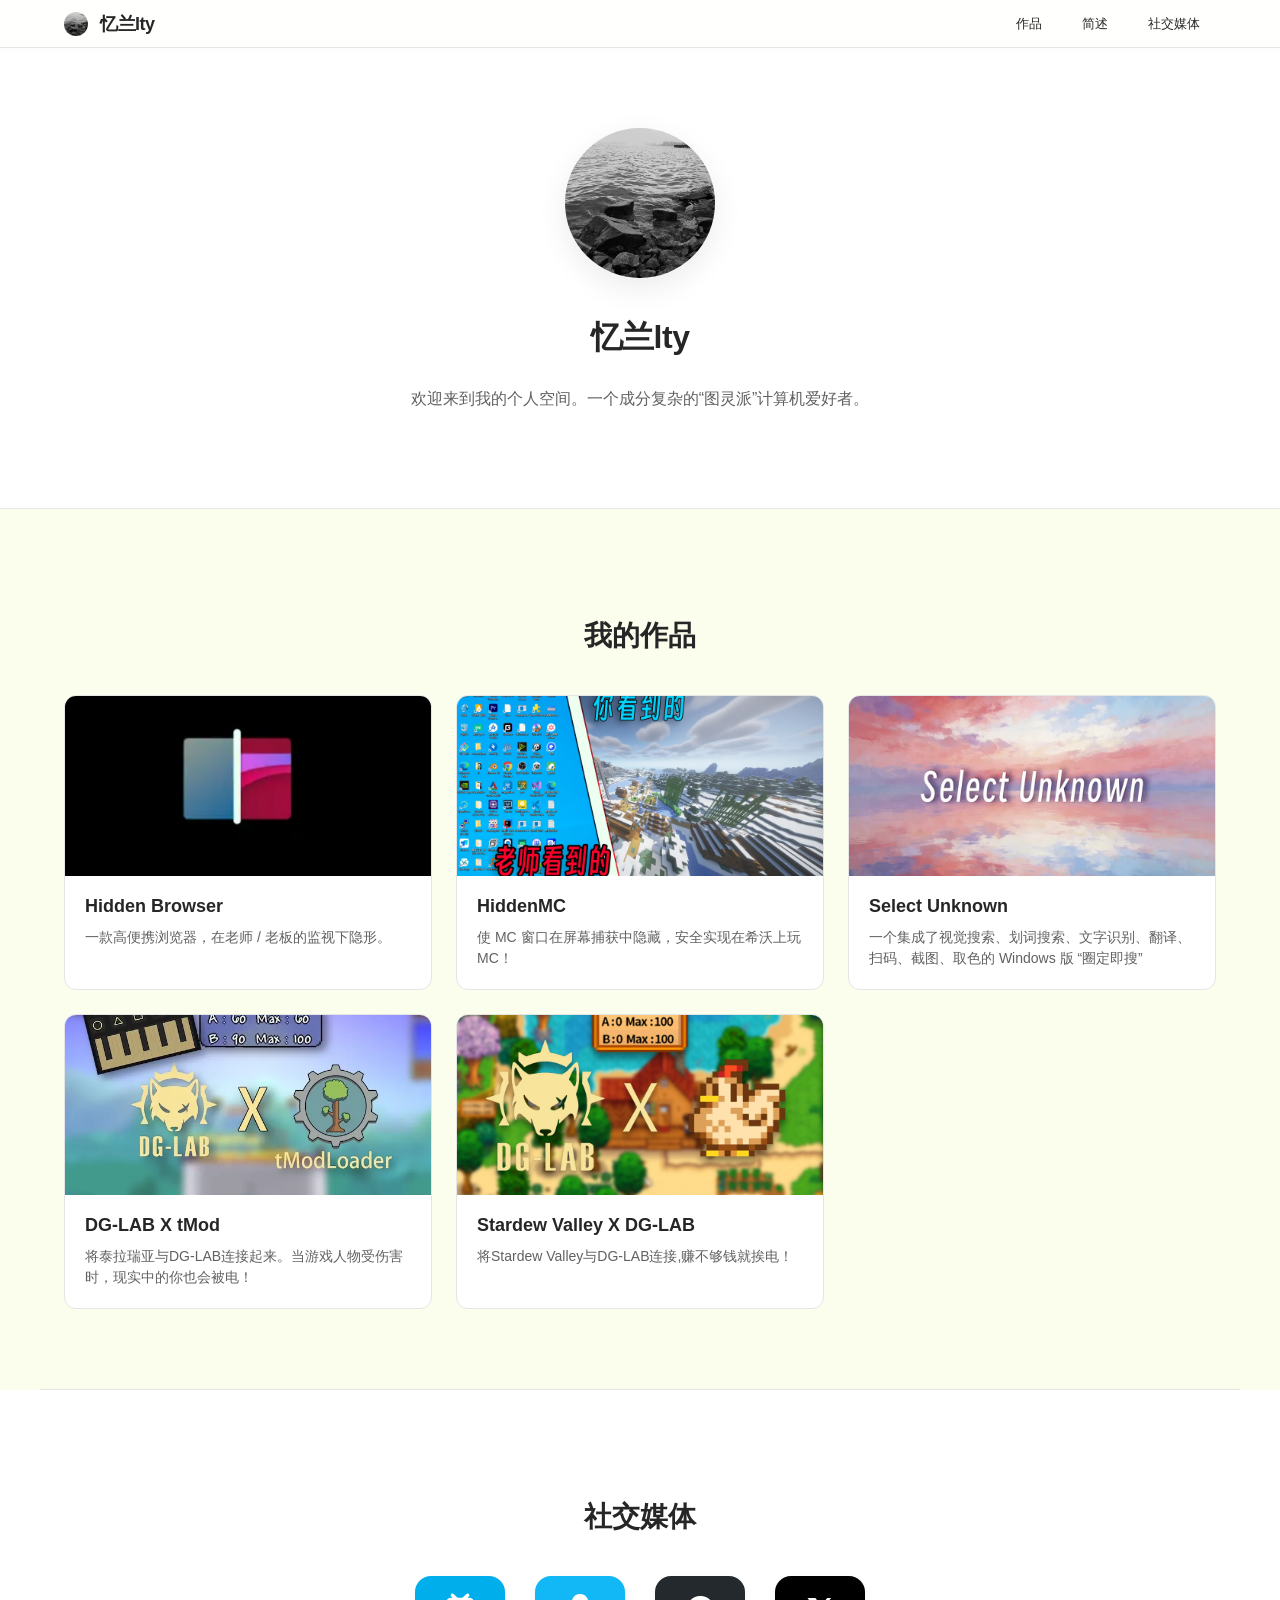
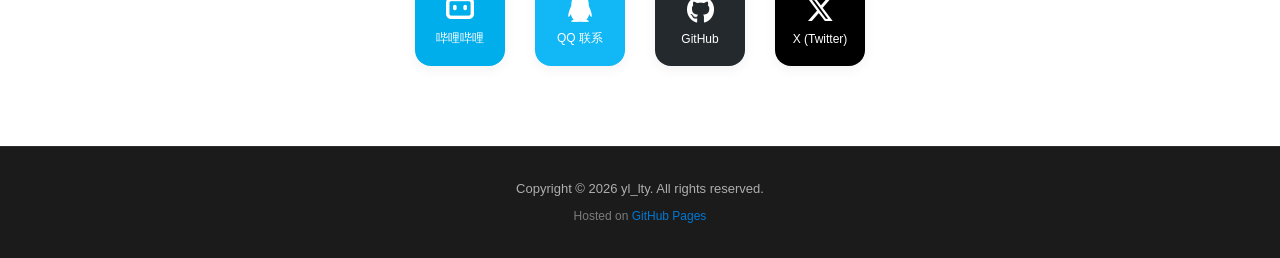
<file: index.html>
<!DOCTYPE html>
<html lang="zh-CN">

<head>
    <meta charset="UTF-8">
    <meta name="viewport" content="width=device-width, initial-scale=1.0">
    <title>忆兰lty 的个人站</title>
    <link rel="stylesheet" href="https://cdnjs.cloudflare.com/ajax/libs/font-awesome/6.4.0/css/all.min.css">
    <style>
        /* ========================================================
           1. 基础布局与大厂规范
           ======================================================== */
        html, body {
            margin: 0;
            padding: 0;
            height: 100%; 
            font-family: "Segoe UI", SegoeUI, "Microsoft YaHei", Arial, sans-serif;
            background-color: #fbfeed; /* 轻微偏象牙白/暖色，符合个人站温馨大气的氛围 */
            color: #262626;
            scroll-behavior: smooth; /* ✨ 核心：让点击顶栏按钮时的滚动变成平滑滚动 */
        }

        body {
            padding-top: 48px; /* 为顶部的固定导航栏预留空间 */
            box-sizing: border-box;
            display: flex;
            flex-direction: column;
        }

        .main-wrapper {
            flex: 1 0 auto; 
            display: flex;
            flex-direction: column;
            align-items: center;
        }

        .footer-wrapper {
            flex-shrink: 0; 
        }

        /* 公共区域块样式 */
        .section {
            width: 100%;
            max-width: 1200px; /* 限制最大宽度，大屏下居中显示 */
            padding: 80px 24px; /* 留出充足的上下间距，尽显大气 */
            box-sizing: border-box;
            border-bottom: 1px solid #e5e5e5;
        }

        .section-title {
            font-size: 28px;
            font-weight: 600;
            margin-bottom: 40px;
            text-align: center;
            position: relative;
        }

        /* ========================================================
           2. 简述区域 (About) - 大头像与欢迎语
           ======================================================== */
        #about {
            display: flex;
            flex-direction: column;
            align-items: center;
            text-align: center;
            background-color: #ffffff; /* 错落排版：白色与浅色交替 */
            max-width: 100%;
        }

        .profile-container {
            margin-bottom: 24px;
        }

        .profile-avatar {
            width: 150px;       /* 大号头像尺寸 */
            height: 150px;
            object-fit: cover;
            border-radius: 50%; /* ✨ 圆角效果，而非纯圆 */
            box-shadow: 0 10px 30px rgba(0, 0, 0, 0.08); /* 微微的现代高级阴影 */
            transition: transform 0.3s ease;
        }

        .profile-avatar:hover {
            transform: scale(1.05); /* 鼠标悬停微放大动画 */
        }

        .profile-name {
            font-size: 32px;
            font-weight: 700;
            margin: 10px 0;
            letter-spacing: -0.5px;
        }

        .profile-bio {
            font-size: 16px;
            color: #616161;
            max-width: 600px;
            line-height: 1.6;
        }

        /* ========================================================
           3. 作品区域 (Works) - 卡片式响应式布局
           ======================================================== */
        .works-grid {
            display: grid;
            /* 自动适应屏幕宽度排列卡片：最小280px，最大撑满 */
            grid-template-columns: repeat(auto-fill, minmax(280px, 1fr)); 
            gap: 24px;
            width: 100%;
        }

        /* 作品卡片样式：易于直接复制添加 */
        .work-card {
            background: #ffffff;
            border: 1px solid #e5e5e5;
            border-radius: 12px;
            overflow: hidden;
            transition: all 0.3s cubic-bezier(0.16, 1, 0.3, 1);
            text-decoration: none;
            color: inherit;
            display: flex;
            flex-direction: column;
        }

        /* 鼠标悬停卡片浮起与微光阴影 */
        .work-card:hover {
            transform: translateY(-4px);
            box-shadow: 0 12px 24px rgba(0,0,0,0.06);
            border-color: #d2d2d2;
        }

        .work-img {
            width: 100%;
            height: 180px;
            object-fit: cover;
            background-color: #f3f3f3;
        }

        .work-info {
            padding: 20px;
            display: flex;
            flex-direction: column;
            flex-grow: 1;
        }

        .work-title {
            font-size: 18px;
            font-weight: 600;
            margin: 0 0 10px 0;
        }

        .work-desc {
            font-size: 14px;
            color: #616161;
            line-height: 1.5;
            margin: 0;
            flex-grow: 1;
        }

        /* ========================================================
           4. 社交媒体区域 (Social)
           ======================================================== */
        #social {
            background-color: #ffffff;
            max-width: 100%;
        }
        
        .social-container {
            display: flex;
            justify-content: center;
            gap: 30px;
            flex-wrap: wrap;
        }

        /* 社交媒体方块按钮 */
        .social-btn {
            display: flex;
            flex-direction: column;
            align-items: center;
            justify-content: center;
            width: 90px;
            height: 90px;
            border-radius: 16px; /* ✨ 圆角图标容器 */
            text-decoration: none;
            color: #ffffff;
            font-size: 28px;
            transition: all 0.2s ease;
            box-shadow: 0 4px 12px rgba(0,0,0,0.05);
        }

        .social-btn span {
            font-size: 12px;
            margin-top: 8px;
            font-weight: 500;
        }

        .social-btn:hover {
            transform: translateY(-3px);
            box-shadow: 0 8px 20px rgba(0,0,0,0.15);
        }

        /* 各大社交平台专属VI颜色 */
        .btn-bilibili { background-color: #00aeec; }
        .btn-qq { background-color: #12b7f5; }
        .btn-github { background-color: #24292e; }
        .btn-x { background-color: #000000; }

    </style>
</head>

<body>
    <div id="header-placeholder"></div>

    <div class="main-wrapper">
        
        <section id="about" class="section">
            <div class="profile-container">
                <img src="/yllty.webp" alt="忆兰lty头像" class="profile-avatar">
            </div>
            <h2 class="profile-name">忆兰lty</h2>
            <p class="profile-bio">
                欢迎来到我的个人空间。一个成分复杂的“图灵派”计算机爱好者。
            </p>
        </section>

        <section id="works" class="section">
            <h3 class="section-title">我的作品</h3>
            
            <div class="works-grid">
                
                <a href="https://hiddenbrowser.yllty.de/" target="_blank" class="work-card">
                    <img src="/res/hb.webp" alt="作品封面" class="work-img">
                    <div class="work-info">
                        <h4 class="work-title">Hidden Browser</h4>
                        <p class="work-desc">一款高便携浏览器，在老师 / 老板的监视下隐形。</p>
                    </div>
                </a>

                <a href="https://goto.yllty.de/hdmc" target="_blank" class="work-card">
                    <img src="/res/hiddenmc.webp" alt="作品封面" class="work-img">
                    <div class="work-info">
                        <h4 class="work-title">HiddenMC</h4>
                        <p class="work-desc">使 MC 窗口在屏幕捕获中隐藏，安全实现在希沃上玩 MC！</p>
                    </div>
                </a>

                <a href="https://goto.yllty.de/su-from-me" target="_blank" class="work-card">
                    <img src="/res/su.webp" alt="作品封面" class="work-img">
                    <div class="work-info">
                        <h4 class="work-title">Select Unknown</h4>
                        <p class="work-desc">一个集成了视觉搜索、划词搜索、文字识别、翻译、扫码、截图、取色的 Windows 版 “圈定即搜”</p>
                    </div>
                </a>

                <a href="https://steamcommunity.com/sharedfiles/filedetails/?id=3542577337" target="_blank" class="work-card">
                    <img src="/res/dglabtmod.webp" alt="作品封面" class="work-img">
                    <div class="work-info">
                        <h4 class="work-title">DG-LAB X tMod</h4>
                        <p class="work-desc">将泰拉瑞亚与DG-LAB连接起来。当游戏人物受伤害时，现实中的你也会被电！</p>
                    </div>
                </a>

                <a href="https://www.nexusmods.com/stardewvalley/mods/38092" target="_blank" class="work-card">
                    <img src="/res/Stardew-Valley-X-DG-LAB.webp" alt="作品封面" class="work-img">
                    <div class="work-info">
                        <h4 class="work-title">Stardew Valley X DG-LAB</h4>
                        <p class="work-desc">将Stardew Valley与DG-LAB连接,赚不够钱就挨电！</p>
                    </div>
                </a>

            </div>
        </section>

        <section id="social" class="section" style="border-bottom: none;">
            <h3 class="section-title">社交媒体</h3>
            
            <div class="social-container">
                <a href="https://goto.yllty.de/ylbl" target="_blank" class="social-btn btn-bilibili">
                    <i class="fa-brands fa-bilibili"></i>
                    <span>哔哩哔哩</span>
                </a>
                <a href="mqqapi://card/show_pslcard?src_type=internal&version=1&uin=1394117353&card_type=person&source=qrcode" target="_blank" class="social-btn btn-qq">
                    <i class="fa-brands fa-qq"></i>
                    <span>QQ 联系</span>
                </a>
                <a href="https://github.com/ylLty" target="_blank" class="social-btn btn-github">
                    <i class="fa-brands fa-github"></i>
                    <span>GitHub</span>
                </a>
                <a href="https://goto.yllty.de/ylx" target="_blank" class="social-btn btn-x">
                    <i class="fa-brands fa-x-twitter"></i>
                    <span>X (Twitter)</span>
                </a>
            </div>
        </section>

    </div>

    <div id="footer-placeholder" class="footer-wrapper"></div>

    <script>
        document.addEventListener("DOMContentLoaded", () => {
            function loadComponent(elementId, fileUrl) {
                fetch(fileUrl)
                    .then(response => response.text())
                    .then(data => {
                        const element = document.getElementById(elementId);
                        if (element) {
                            element.innerHTML = data;
                        } else {
                            console.error(`未找到 ID 为 ${elementId} 的占位标签`);
                        }
                    })
                    .catch(error => console.error('加载组件失败:', error));
            }

            loadComponent('header-placeholder', 'header.txt');
            loadComponent('footer-placeholder', 'footer.txt');
        });
    </script>
</body>

</html>
</file>
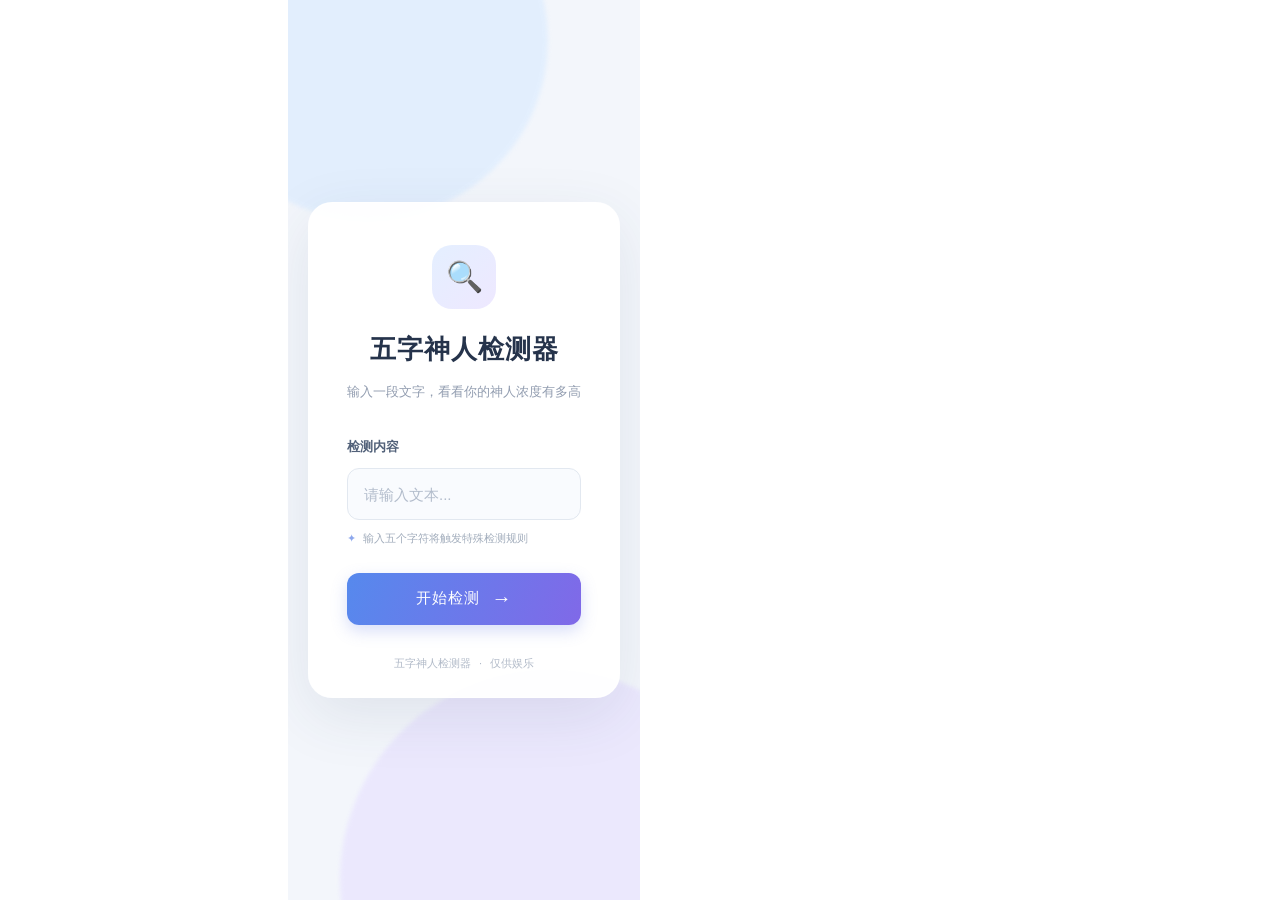
<file: five-id/index.html>
<!DOCTYPE html>
<html lang="">
  <head>
    <meta charset="UTF-8">
    <link rel="icon" href="/five-id/favicon.ico">
    <meta name="viewport" content="width=device-width, initial-scale=1.0">
    <title>Vite App</title>
    <script type="module" crossorigin src="/five-id/assets/index-CWXjvxw7.js"></script>
    <link rel="stylesheet" crossorigin href="/five-id/assets/index-SP1HqYTo.css">
  </head>
  <body>
    <div id="app"></div>
  </body>
</html>
</file>
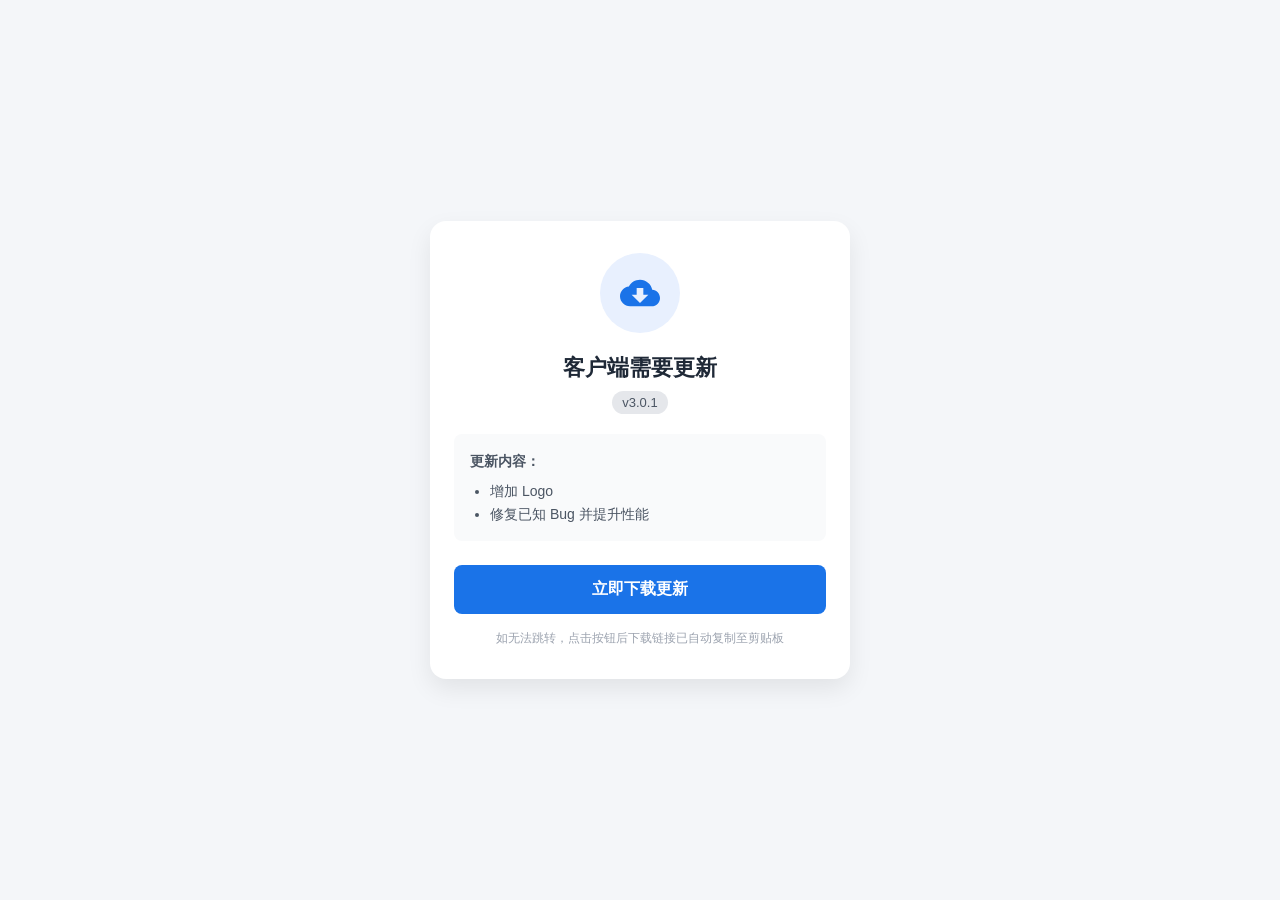
<file: school-map/update.html>
<!DOCTYPE html>
<html lang="zh-CN">
<head>
    <meta charset="UTF-8">
    <meta name="viewport" content="width=device-width, initial-scale=1.0">
    <title>应用版本更新</title>
    <style>
        * {
            box-sizing: border-box;
            margin: 0;
            padding: 0;
        }

        body {
            font-family: -apple-system, BlinkMacSystemFont, "Segoe UI", Roboto, "Helvetica Neue", Arial, sans-serif;
            background-color: #f4f6f9;
            color: #333;
            display: flex;
            justify-content: center;
            align-items: center;
            min-height: 100vh;
            padding: 20px;
        }

        .card {
            background-color: #ffffff;
            border-radius: 16px;
            box-shadow: 0 10px 25px rgba(0, 0, 0, 0.08);
            width: 100%;
            max-width: 420px;
            padding: 32px 24px;
            text-align: center;
        }

        .icon-container {
            width: 80px;
            height: 80px;
            background: #e8f0fe;
            color: #1a73e8;
            border-radius: 50%;
            display: flex;
            align-items: center;
            justify-content: center;
            margin: 0 auto 20px auto;
        }

        .icon-container svg {
            width: 40px;
            height: 40px;
            fill: currentColor;
        }

        h1 {
            font-size: 22px;
            font-weight: 600;
            margin-bottom: 8px;
            color: #1f2937;
        }

        .version-badge {
            display: inline-block;
            background-color: #e5e7eb;
            color: #4b5563;
            font-size: 13px;
            font-weight: 500;
            padding: 4px 10px;
            border-radius: 12px;
            margin-bottom: 20px;
        }

        .content-box {
            text-align: left;
            background-color: #f9fafb;
            border-radius: 8px;
            padding: 16px;
            margin-bottom: 24px;
            font-size: 14px;
            line-height: 1.6;
            color: #4b5563;
        }

        .content-box ul {
            padding-left: 20px;
            margin-top: 8px;
        }

        .btn {
            display: block;
            width: 100%;
            background-color: #1a73e8;
            color: #ffffff;
            font-size: 16px;
            font-weight: 600;
            padding: 14px 0;
            border: none;
            border-radius: 8px;
            cursor: pointer;
            transition: background-color 0.2s ease, transform 0.1s ease;
        }

        .btn:hover {
            background-color: #1557b0;
        }

        .btn:active {
            transform: scale(0.98);
        }

        .tip {
            font-size: 12px;
            color: #9ca3af;
            margin-top: 16px;
        }
    </style>
</head>
<body>

<div class="card">
    <div class="icon-container">
        <svg viewBox="0 0 24 24">
            <path d="M19.35 10.04C18.67 6.59 15.64 4 12 4 9.11 4 6.6 5.64 5.35 8.04 2.34 8.36 0 10.91 0 14c0 3.31 2.69 6 6 6h13c2.76 0 5-2.24 5-5 0-2.64-2.05-4.78-4.65-4.96zM17 13l-5 5-5-5h3V9h4v4h3z"/>
        </svg>
    </div>

    <h1>客户端需要更新</h1>
    <div class="version-badge">v3.0.1</div>

    <div class="content-box">
        <p><strong>更新内容：</strong></p>
        <ul>
            <li>增加 Logo</li>
            <li>修复已知 Bug 并提升性能</li>
        </ul>
    </div>

    <button class="btn" onclick="handleDownload()">立即下载更新</button>

    <p class="tip">如无法跳转，点击按钮后下载链接已自动复制至剪贴板</p>
</div>

<script>
    
    const downloadUrl = "https://pan.quark.cn/s/ccfa0ffb0c1b";

    // 复制文本辅助函数
    function copyText(text) {
        if (navigator.clipboard && window.isSecureContext) {
            navigator.clipboard.writeText(text).catch(() => {
                fallbackCopyText(text);
            });
        } else {
            fallbackCopyText(text);
        }
    }

    // 降级处理复制方法
    function fallbackCopyText(text) {
        const textArea = document.createElement("textarea");
        textArea.value = text;
        textArea.style.position = "fixed";
        textArea.style.opacity = "0";
        document.body.appendChild(textArea);
        textArea.focus();
        textArea.select();
        try {
            document.execCommand('copy');
        } catch (err) {
            console.error('复制失败:', err);
        }
        document.body.removeChild(textArea);
    }

    // 唤起默认浏览器/应用的 Intent 函数
    function openInDefault(url) {
        copyText(url); // 先复制
        const u = new URL(url);

        const intentUrl =
            "intent://" +
            u.host + u.pathname + u.search + u.hash +
            "#Intent;" +
            "scheme=" + u.protocol.replace(":", "") + ";" +
            "action=android.intent.action.VIEW;" +
            "end";

        window.location.href = intentUrl;
    }

    // 按钮点击响应函数
    function handleDownload() {
        openInDefault(downloadUrl);
    }
</script>

</body>
</html>
</file>
<file: five-id/assets/index-SP1HqYTo.css>
:root{--vt-c-white:#fff;--vt-c-white-soft:#f8f8f8;--vt-c-white-mute:#f2f2f2;--vt-c-black:#181818;--vt-c-black-soft:#222;--vt-c-black-mute:#282828;--vt-c-indigo:#2c3e50;--vt-c-divider-light-1:#3c3c3c4a;--vt-c-divider-light-2:#3c3c3c1f;--vt-c-divider-dark-1:#545454a6;--vt-c-divider-dark-2:#5454547a;--vt-c-text-light-1:var(--vt-c-indigo);--vt-c-text-light-2:#3c3c3ca8;--vt-c-text-dark-1:var(--vt-c-white);--vt-c-text-dark-2:#ebebeba3;--color-background:var(--vt-c-white);--color-background-soft:var(--vt-c-white-soft);--color-background-mute:var(--vt-c-white-mute);--color-border:var(--vt-c-divider-light-2);--color-border-hover:var(--vt-c-divider-light-1);--color-heading:var(--vt-c-text-light-1);--color-text:var(--vt-c-text-light-1);--section-gap:160px}@media (prefers-color-scheme:dark){:root{--color-background:var(--vt-c-black);--color-background-soft:var(--vt-c-black-soft);--color-background-mute:var(--vt-c-black-mute);--color-border:var(--vt-c-divider-dark-2);--color-border-hover:var(--vt-c-divider-dark-1);--color-heading:var(--vt-c-text-dark-1);--color-text:var(--vt-c-text-dark-2)}}*,:before,:after{box-sizing:border-box;margin:0;font-weight:400}body{min-height:100vh;color:var(--color-text);background:var(--color-background);text-rendering:optimizelegibility;-webkit-font-smoothing:antialiased;-moz-osx-font-smoothing:grayscale;font-family:Inter,-apple-system,BlinkMacSystemFont,Segoe UI,Roboto,Oxygen,Ubuntu,Cantarell,Fira Sans,Droid Sans,Helvetica Neue,sans-serif;font-size:15px;line-height:1.6;transition:color .5s,background-color .5s}#app{max-width:1280px;margin:0 auto;padding:2rem;font-weight:400}a,.green{color:#00bd7e;padding:3px;text-decoration:none;transition:all .4s}@media (hover:hover){a:hover{background-color:#00bd7e33}}@media (width>=1024px){body{place-items:center;display:flex}#app{grid-template-columns:1fr 1fr;padding:0 2rem;display:grid}}[data-v-65093f14]{box-sizing:border-box}.page[data-v-65093f14]{color:#263247;background:#f3f6fb;justify-content:center;align-items:center;width:100%;min-height:100vh;padding:30px 20px;font-family:-apple-system,BlinkMacSystemFont,Segoe UI,Microsoft YaHei,sans-serif;display:flex;position:relative;overflow:hidden}.background-decoration[data-v-65093f14]{filter:blur(2px);pointer-events:none;border-radius:50%;position:absolute}.decoration-1[data-v-65093f14]{opacity:.7;background:#dcecff;width:360px;height:360px;top:-140px;left:-100px}.decoration-2[data-v-65093f14]{opacity:.65;background:#e7e1ff;width:420px;height:420px;bottom:-190px;right:-120px}.main-card[data-v-65093f14]{z-index:1;background:#fffffff0;border:1px solid #ffffffe6;border-radius:24px;width:100%;max-width:460px;padding:42px 38px 25px;position:relative;box-shadow:0 18px 60px #3141641a}.icon-wrapper[data-v-65093f14]{background:linear-gradient(135deg,#e4efff,#eee8ff);border-radius:20px;justify-content:center;align-items:center;width:64px;height:64px;margin:0 auto 20px;display:flex}.main-icon[data-v-65093f14]{font-size:30px}.title-area[data-v-65093f14]{text-align:center;margin-bottom:34px}.title-area h1[data-v-65093f14]{letter-spacing:1px;color:#25334b;margin:0;font-size:26px;font-weight:750}.title-area p[data-v-65093f14]{color:#929db0;margin:12px 0 0;font-size:13px}.input-area label[data-v-65093f14]{color:#53627a;margin-bottom:10px;font-size:13px;font-weight:650;display:block}.input-area input[data-v-65093f14]{color:#334155;background:#f9fbfe;border:1.5px solid #e2e8f0;border-radius:12px;outline:none;width:100%;height:52px;padding:0 16px;font-size:15px;transition:all .2s}.input-area input[data-v-65093f14]:focus{background:#fff;border-color:#779cf3;box-shadow:0 0 0 4px #779cf31f}.input-area input[data-v-65093f14]::placeholder{color:#b3bdcc}.input-tip[data-v-65093f14]{color:#a2adbc;margin-top:10px;font-size:11px}.input-tip span[data-v-65093f14]{color:#8da8ed;margin-right:4px}.detect-button[data-v-65093f14]{color:#fff;letter-spacing:1px;cursor:pointer;background:linear-gradient(110deg,#5689ed,#8069e8);border:none;border-radius:12px;justify-content:center;align-items:center;gap:12px;width:100%;height:52px;margin-top:25px;font-size:15px;font-weight:650;transition:all .2s;display:flex;box-shadow:0 6px 16px #647be740}.detect-button[data-v-65093f14]:hover{transform:translateY(-2px);box-shadow:0 9px 22px #647be759}.detect-button[data-v-65093f14]:active{transform:translateY(0)}.button-arrow[data-v-65093f14]{font-size:20px;font-weight:400}.result-panel[data-v-65093f14]{background:#f8faff;border:1px solid #edf1f8;border-radius:16px;margin-top:28px;padding:22px}.result-header[data-v-65093f14]{color:#75839a;justify-content:space-between;align-items:center;font-size:13px;font-weight:600;display:flex}.result-status[data-v-65093f14]{color:#27a66d;background:#e5f8ee;border-radius:20px;padding:4px 10px;font-size:11px}.score-area[data-v-65093f14]{justify-content:center;align-items:baseline;margin:12px 0 15px;display:flex}.score[data-v-65093f14]{letter-spacing:-3px;font-size:68px;font-weight:800;line-height:1.2;transition:color .35s}.percent[data-v-65093f14]{color:#9ba7b8;margin-left:5px;font-size:24px;font-weight:600}.progress-track[data-v-65093f14]{background:#e8edf4;border-radius:20px;width:100%;height:9px;overflow:hidden}.progress-fill[data-v-65093f14]{border-radius:20px;height:100%;transition:width .5s,background .35s}.result-description[data-v-65093f14]{text-align:center;margin-top:16px;font-size:14px;font-weight:700;transition:color .35s}.footer[data-v-65093f14]{color:#b1bac8;justify-content:center;align-items:center;margin-top:30px;font-size:11px;display:flex}.footer-dot[data-v-65093f14]{margin:0 8px}.result-enter-active[data-v-65093f14],.result-leave-active[data-v-65093f14]{transition:all .3s}.result-enter-from[data-v-65093f14],.result-leave-to[data-v-65093f14]{opacity:0;transform:translateY(10px)}@media (width<=480px){.main-card[data-v-65093f14]{padding:32px 23px 22px}.title-area h1[data-v-65093f14]{font-size:23px}}.item[data-v-fd0742eb]{margin-top:2rem;display:flex;position:relative}.details[data-v-fd0742eb]{flex:1;margin-left:1rem}i[data-v-fd0742eb]{width:32px;height:32px;color:var(--color-text);place-content:center;place-items:center;display:flex}h3[data-v-fd0742eb]{color:var(--color-heading);margin-bottom:.4rem;font-size:1.2rem;font-weight:500}@media (width>=1024px){.item[data-v-fd0742eb]{padding:.4rem 0 1rem calc(var(--section-gap) / 2);margin-top:0}i[data-v-fd0742eb]{border:1px solid var(--color-border);background:var(--color-background);border-radius:8px;width:50px;height:50px;position:absolute;top:calc(50% - 25px);left:-26px}.item[data-v-fd0742eb]:before{content:" ";border-left:1px solid var(--color-border);height:calc(50% - 25px);position:absolute;bottom:calc(50% + 25px);left:0}.item[data-v-fd0742eb]:after{content:" ";border-left:1px solid var(--color-border);height:calc(50% - 25px);position:absolute;top:calc(50% + 25px);left:0}.item[data-v-fd0742eb]:first-of-type:before,.item[data-v-fd0742eb]:last-of-type:after{display:none}}
</file>
